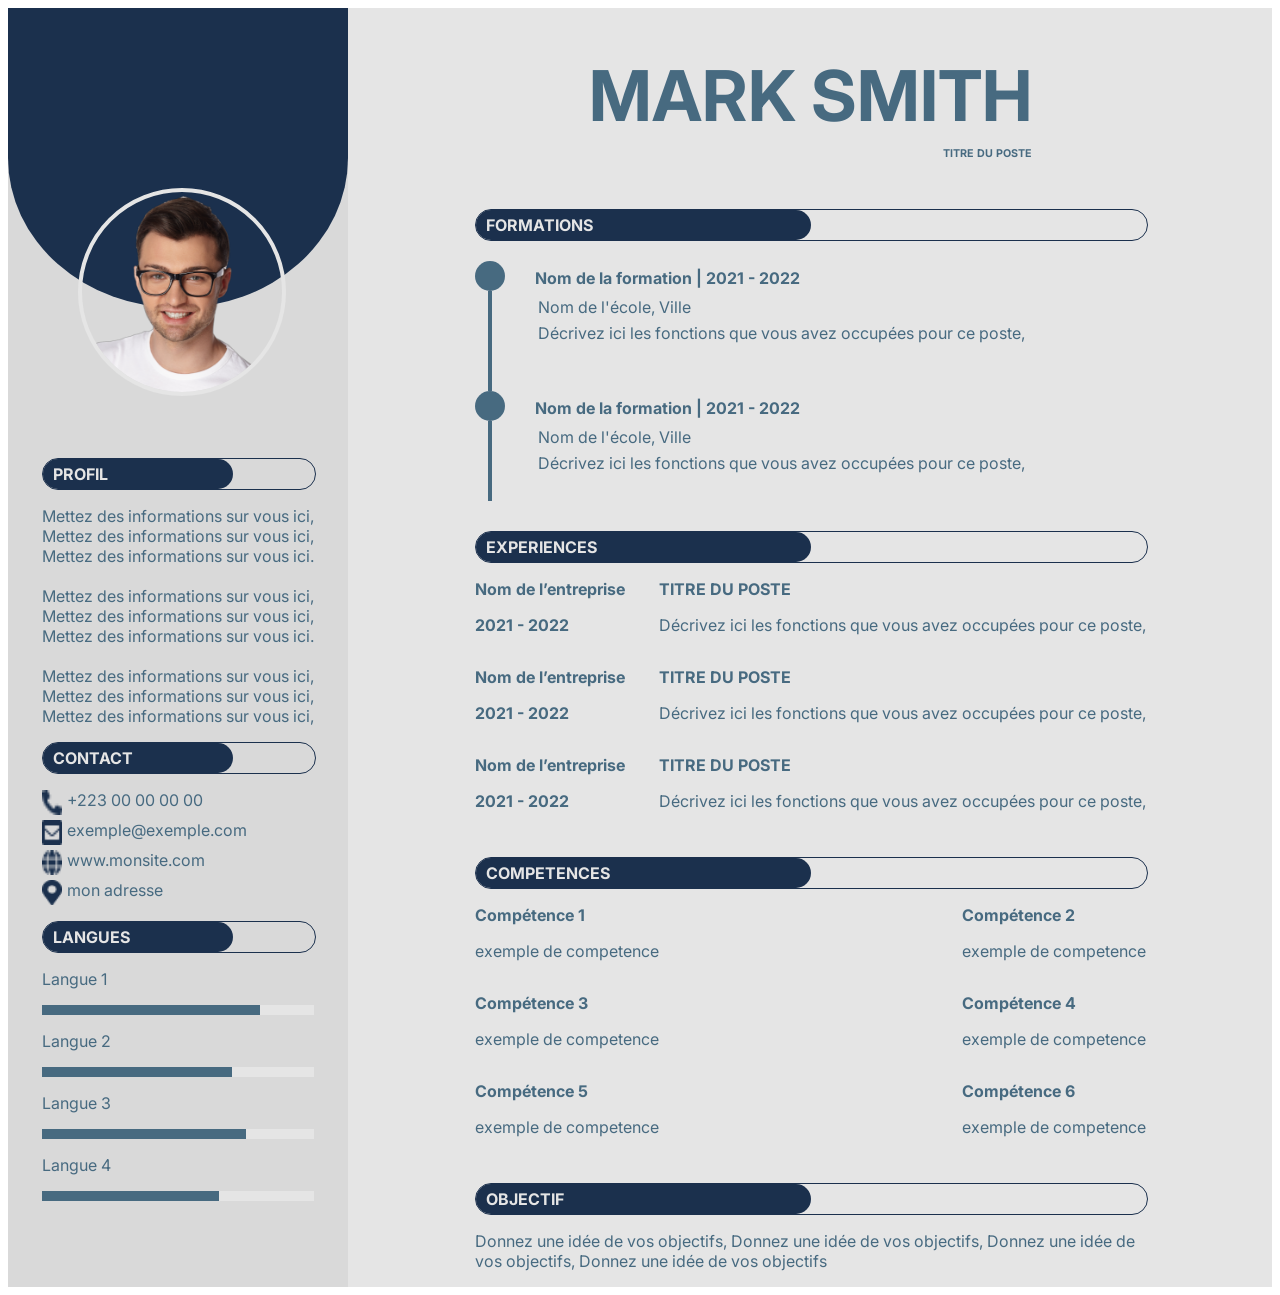
<file: index.html>
<!DOCTYPE html>
<html lang="fr">
<head>
    <meta charset="UTF-8">
    <meta http-equiv="X-UA-Compatible" content="IE=edge">
    <meta name="viewport" content="width=device-width, initial-scale=1.0">
    <link rel="stylesheet" href="moncv_css.css">
    <link href='https://fonts.googleapis.com/css?family=Inter' rel='stylesheet'>
    <title>Mon CV</title>
</head>
<body>
    <!-- La page entière -->
    <main class="contenu_g">
        <!-- Partir gauche qui contient les iformations perso et photo -->
        <aside class="info">
            <div class="photo">
                <div class="back_img"><img class="image" src="image/img1.png" alt="photo"></div>
            </div>
            <section class="profil">
                <header>
                    <div class="perc_1"><div class="perc_2"><h4>PROFIL</h4></div></div>
                </header>
                <p>Mettez des informations sur vous 
                    ici, Mettez des informations sur vous 
                    ici, Mettez des informations sur vous 
                    ici. <br><br>
                    Mettez des informations sur vous 
                    ici, Mettez des informations sur vous 
                    ici, Mettez des informations sur vous 
                    ici. <br><br>
                    Mettez des informations sur vous 
                    ici, Mettez des informations sur vous 
                    ici, Mettez des informations sur vous 
                    ici, </p>
            </section>
            <section class="contacts">
                <header>
                    <div class="perc_3"><div class="perc_4"><h4>CONTACT</h4></div></div>
                </header>
                <!-- Liste des éléments du contact -->
                <nav>
                    <ul>
                        <li>
                            <img src="image/Vector.png" alt="">
                            <div>+223 00 00 00 00</div>
                        </li>
                        <li>
                            <img src="image/VectorM.png" alt="">
                            <div>exemple@exemple.com</div>
                        </li>
                        <li>
                            <img src="image/VectorG.png" alt="">
                            <div>www.monsite.com</div>
                        </li>
                        <li>
                            <img src="image/VectorL.png" alt="">
                            <div>mon adresse</div>
                        </li>
                    </ul>
                </nav>
                
            </section>
            <section class="langues">
                <header>
                    <div class="perc_3"><div class="perc_4"><h4>LANGUES</h4></div></div>
                </header>
                <!-- la liste des langues -->
                <p>Langue 1</p>
                <div class="lg_1"></div>
                <p>Langue 2</p>
                <div class="lg_2"></div>
                <p>Langue 3</p>
                <div class="lg_3"></div>
                <p>Langue 4</p>
                <div class="lg_4"></div>
            </section>
        </aside>
        <!-- Partie droite oùu se situe les formations etc... -->
        <article class="principal">
            <header class="titre">
                <div>
                    <h1 class="nom">MARK SMITH</h1>
                    <h6 class="titre_poste">TITRE DU POSTE</h6>
                </div>
            </header>
            <!-- Partie pour les formations -->
            <section>
                <header>
                    <div class="p_perc_1"><div class="p_perc_2"><h4>FORMATIONS</h4></div></div>
                </header>
                <div class="f_1"> <!-- f_1 : formation 1 -->
                    <div class="point"></div>
                    <span class="n_f_1">Nom de la formation | 2021 - 2022</span> <!-- n_f : nom de la formation -->
                </div>
                <div class="t_e_1"> <!-- t_e : titre ecole -->
                    <div class="trait"></div>
                    <div >
                        <p class="n_e">Nom de l'école, Ville</p> <!-- n_e : nom ecole -->
                        <p class="desc_ec">Décrivez ici les fonctions que vous avez occupées pour ce poste, </p>
                    </div>
                </div>
                <div class="f_2">
                    <div class="point"></div>
                    <span class="n_f_1">Nom de la formation | 2021 - 2022</span>
                </div>
                <div class="t_e_1">
                    <div class="trait1"></div>
                    <div >
                        <p class="n_e">Nom de l'école, Ville</p>
                        <p class="desc_ec">Décrivez ici les fonctions que vous avez occupées pour ce poste, </p>
                    </div>
                </div>
            </section>
            <!-- Partie pour les experiences -->
            <section>
                <header>
                    <div class="p_perc_3"><div class="p_perc_2"><h4>EXPERIENCES</h4></div></div>
                </header>
                <div class="exp">
                    <div>
                        <p class="nom_ent">Nom de l’entreprise</p>
                        <p class="exp_date"> 2021 - 2022</p>
                    </div>
                    <div>
                        <p class="exp_tit">TITRE DU POSTE</p>
                        <p class="desc_exp">Décrivez ici les fonctions que vous 
                            avez occupées pour ce poste, </p>
                    </div>
                </div>
                <div class="exp">
                    <div>
                        <p class="nom_ent">Nom de l’entreprise</p>
                        <p class="exp_date"> 2021 - 2022</p>
                    </div>
                    <div>
                        <p class="exp_tit">TITRE DU POSTE</p>
                        <p class="desc_exp">Décrivez ici les fonctions que vous 
                            avez occupées pour ce poste, </p>
                    </div>
                </div>
                <div class="exp">
                    <div>
                        <p class="nom_ent">Nom de l’entreprise</p>
                        <p class="exp_date"> 2021 - 2022</p>
                    </div>
                    <div>
                        <p class="exp_tit">TITRE DU POSTE</p>
                        <p class="desc_exp">Décrivez ici les fonctions que vous 
                            avez occupées pour ce poste, </p>
                    </div>
                </div>
            </section>
            <!-- Partie pour les competences -->
            <section>
                <header>
                    <div class="p_perc_3"><div class="p_perc_2"><h4>COMPETENCES</h4></div></div>
                </header>
                <div class="comp">
                    <div>
                        <p class="nom_comp">Compétence 1</p>
                        <p class="desc_comp">exemple de competence</p>
                    </div>
                    <div>
                        <p class="nom_comp">Compétence 2</p>
                        <p class="desc_comp">exemple de competence</p>
                    </div>
                </div>
                <div class="exp">
                    <div>
                        <p class="nom_comp">Compétence 3</p>
                        <p class="desc_comp">exemple de competence</p>
                    </div>
                    <div>
                        <p class="nom_comp">Compétence 4</p>
                        <p class="desc_comp">exemple de competence</p>
                    </div>
                </div>
                <div class="exp">
                    <div>
                        <p class="nom_comp">Compétence 5</p>
                        <p class="desc_comp">exemple de competence</p>
                    </div>
                    <div>
                        <p class="nom_comp">Compétence 6</p>
                        <p class="desc_comp">exemple de competence</p>
                    </div>
                </div>
            </section>
            <!-- Partie pour les objectifs -->
            <section>
                <header>
                    <div class="p_perc_3"><div class="p_perc_2"><h4>OBJECTIF</h4></div></div>
                </header>
                <p class="objectif_text">Donnez une idée de vos objectifs, Donnez une idée de vos objectifs, 
                    Donnez une idée de vos objectifs, Donnez une idée de vos objectifs </p>
            </section>
        </article>
    </main>
</body>
</html>
</file>
<file: moncv_css.css>
/* Les variables couleur */
:root {
    --ma-couleur-1 : #1B304D;
    --ma-couleur-2 : #D9D9D9;
    --ma-couleur-3 : #E5E5E5;
    --ma-couleur-4 : #476A80;
}
/* partition de la balise main en deux blogs */
main {
    display: flex;
    justify-content: flex-start;
    font-family: Inter;
}
/* Modification de la largeur de la partie gauche */
.info {
    width: 37%;
    background-color: #D9D9D9;
}
/* Modification de la largeur de la partie droite */
.principal {
    width: 73%;
    background-color:  #E5E5E5;
    padding-left: 10%;
    padding-right: 10%;
    padding-top: 30px;
}
/* Modification de la forme du div qui contient la photo */
.photo {
    width: 100%;
    height: 300px;
    background-color: var(--ma-couleur-1);
    border-radius: 0% 0% 50% 50%;
    position: relative;
}
/* Modification de la forme et la place du photo */
.image {
    width: 200px;
    height: 200px;
    border-radius: 100%;
    border: 4px solid var(--ma-couleur-3);
    position: absolute;
    left: calc((100% - 200px)/2);
    top: 60%;
}
/* Modification du couleur des ecritures pour les sections profil, contacts et langues */
.profil, .contacts, .langues {
    padding-left: 10%;
    padding-right: 10%;
    color: var(--ma-couleur-4);
}
/* Mise en forme des div qui contienent les titres des sections de la partie gauche */
.perc_1 {
    width: 100%;
    height: 30px;
    margin-top: 150px;
    margin-left: auto;
    margin-right: auto;
    border-radius: 30px;
    background-color: var(--ma-couleur-2);
    border: 1px solid var(--ma-couleur-1);
}

.perc_2 {
    width: 70%;
    height: 100%;
    border-radius: 30px;
    background-color: var(--ma-couleur-1);
}

.perc_3 {
    width: 100%;
    height: 30px;
    border-radius: 30px;
    background-color: var(--ma-couleur-2);
    border: 1px solid var(--ma-couleur-1);
}

.perc_4 {
    width: 70%;
    height: 100%;
    border-radius: 30px;
    background-color: var(--ma-couleur-1);
}
/* Modification de la liste des éléments du contact */
.contacts ul{
    list-style: none;
    color: var(--ma-couleur-4);
    padding: 0%;
}

ul img{
    width: 20px;
    height: 25px;
}

ul li{
    display: flex;
    justify-content: flex-start;
    margin-top: 5px;
}

li div{
    margin-left: 5px;
}
/* Modification de la pourcentage du niveau langue */
.lg_1 {
    width: 100%;
    height: 10px;
    background : linear-gradient(to right, var(--ma-couleur-4) 80%, var(--ma-couleur-3) 20%);
}

.lg_2 {
    width: 100%;
    height: 10px;
    background : linear-gradient(to right, var(--ma-couleur-4) 70%, var(--ma-couleur-3) 30%);
}

.lg_3 {
    width: 100%;
    height: 10px;
    background : linear-gradient(to right, var(--ma-couleur-4) 75%, var(--ma-couleur-3) 25%);
}

.lg_4 {
    width: 100%;
    height: 10px;
    background : linear-gradient(to right, var(--ma-couleur-4) 65%, var(--ma-couleur-3) 35%);
}
/* Mise en forme de l'en tête contenant le Nom, Prenom et titre du poste */
.titre {
    display: flex;
    justify-content: space-around;
    margin-bottom: 10px;
}

.nom{
    text-align: center;
    color: var(--ma-couleur-4);
    line-height: 0px;
    font-weight: bold;
    font-size: 70px;
}

.titre_poste {
    text-align: end;
    color: var(--ma-couleur-4);
    line-height: 0px;
}
/* Mise en forme des div qui contienent les titres des sections de la partie droite */
.p_perc_1 {
    width: 100%;
    height: 30px;
    border-radius: 30px;
    background-color: var(--ma-couleur-3);
    border: 1px solid var(--ma-couleur-1);
    margin-top: 30px;
}

.p_perc_2 {
    width: 50%;
    height: 100%;
    border-radius: 30px;
    background-color: var(--ma-couleur-1);
}

.f_1{
    display: flex;
    justify-content: flex-start;
    margin-top: 20px;
}
/* Mise en forme des petits cercles */
.point {
    width: 30px;
    height: 30px;
    border-radius: 100%;
    background-color: var(--ma-couleur-4);
}

.n_f_1{
    margin-top: 7px;
    margin-left: 30px;
    color: var(--ma-couleur-4);
    font-weight: bold;
}

.t_e_1{
    display: flex;
    justify-content: flex-start;
}
/* Mise en forme du trait 1*/
.trait {
    width: 1px;
    height: 100px;
    border-left: 4px solid var(--ma-couleur-4);
    margin-left: 13px;
}
/* Mise en forme du trait 2 */
.trait1 {
    width: 1px;
    height: 80px;
    border-left: 4px solid var(--ma-couleur-4);
    margin-left: 13px;
}

.n_e{
    margin-left: 45px;
    color: var(--ma-couleur-4);
    line-height: 0px;
}

.desc_ec {
    margin-left: 45px;
    color: var(--ma-couleur-4);
}

.f_2{
    display: flex;
    justify-content: flex-start;
}

.p_perc_3 {
    width: 100%;
    height: 30px;
    border-radius: 30px;
    background-color: var(--ma-couleur-3);
    border: 1px solid var(--ma-couleur-1);
    margin-top: 30px;
}
/* Partage de la partie experience en deux */
.exp {
    display: flex;
    justify-content: space-between;
}

.nom_ent {
    color: var(--ma-couleur-4);
    font-weight: bold;
}

.exp_date {
    color: var(--ma-couleur-4);
    font-weight: bold;
}

.exp_tit {
    color: var(--ma-couleur-4);
    font-weight: bold;
}

.desc_exp {
    color: var(--ma-couleur-4);
}

.comp {
    display: flex;
    justify-content: space-between;
}

.nom_comp {
    color: var(--ma-couleur-4);
    font-weight: bold;
}

.desc_comp {
    color: var(--ma-couleur-4);
}

.objectif_text {
    color: var(--ma-couleur-4);
}

h4 {
    margin: 0px;
    padding-left: 10px;
    line-height: 30px;
    font-weight: bold;
    color: var(--ma-couleur-3);
}

/* Ecron Tablet */

@media screen and (min-width : 768px) and (max-width :1023px){

    .info {
        width: 37%;
        min-width: 247.5;
        background-color: #D9D9D9;
    }

    ul li{
        display: block;
        text-align: center;
        margin-top: 5px;
    }
    
    li div{
        margin-left: 5px;
    }

    
    
    .photo {
        width: 100%;
        height: 180px;
        background-color: var(--ma-couleur-1);
        border-radius: 0% 0% 50% 50%;
        position: relative;
    }
    
    .image {
        width: 130px;
        height: 130px;
        border-radius: 100%;
        border: 4px solid var(--ma-couleur-3);
        position: absolute;
        left: calc((100% - 130px)/2);
        top: 60%;
    }


    .nom{
        text-align: center;
        color: var(--ma-couleur-4);
        line-height: 0px;
        font-weight: bold;
        font-size: 60px;
    }
}

/* Ecran smartphone */

@media screen and (max-width : 767px) {

    .contenu_g{
        min-width: 595px;
        
    }

    ul li{
        display: block;
        text-align: center;
        margin-top: 5px;
    }

    
    li div{
        margin-left: 5px;
    }

    .photo {
        width: 100%;
        height: 180px;
        background-color: var(--ma-couleur-1);
        border-radius: 0% 0% 50% 50%;
        position: relative;
    }
    
    .image {
        width: 130px;
        height: 130px;
        border-radius: 100%;
        border: 4px solid var(--ma-couleur-3);
        position: absolute;
        left: calc((100% - 130px)/2);
        top: 60%;
    }

    .principal {
        width: 73%;
        background-color:  #E5E5E5;
        padding-left: 5%;
        padding-right: 5%;
        padding-top: 30px;
    }


    .nom{
        text-align: center;
        color: var(--ma-couleur-4);
        line-height: 0px;
        font-weight: bold;
        font-size: 30px;
    }

}
</file>
